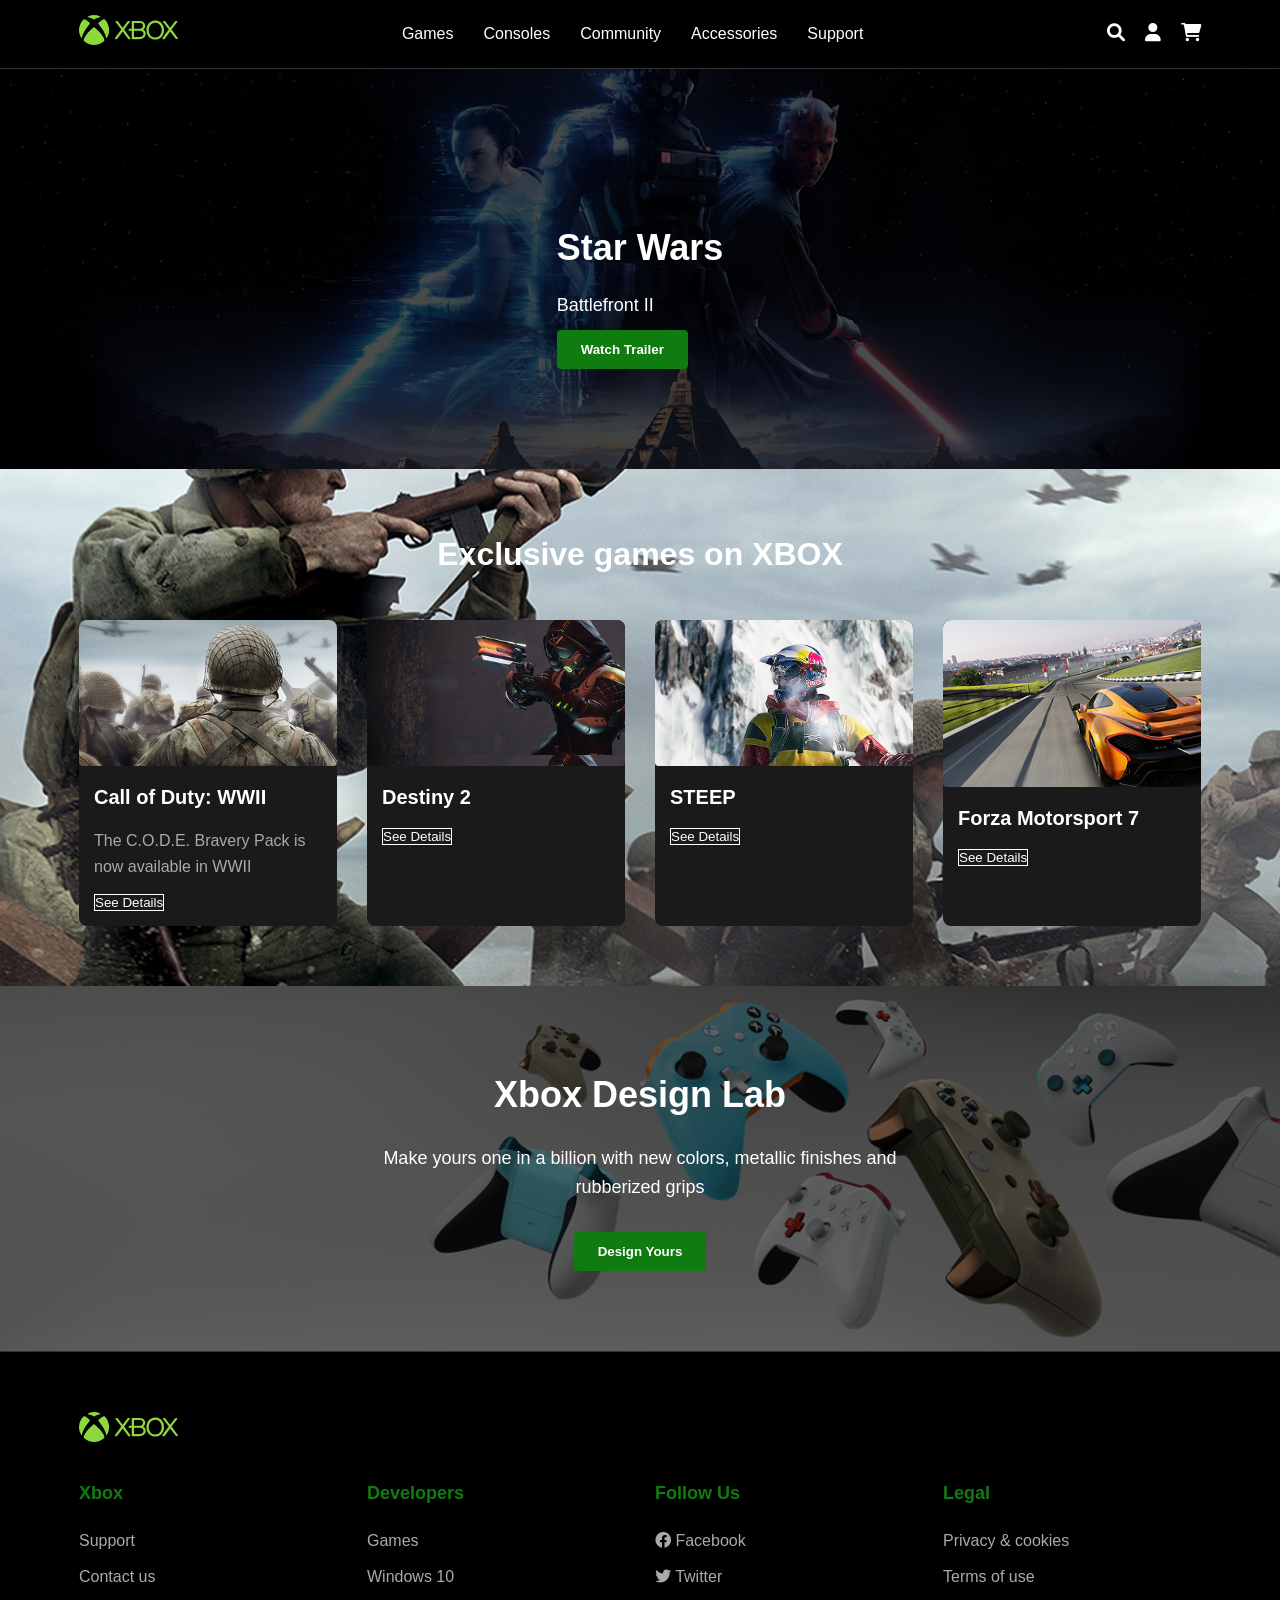
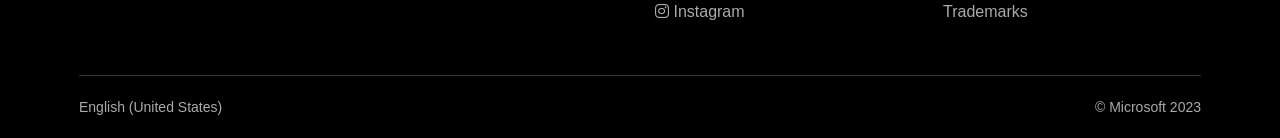
<file: Насырова 13.05.25/index.html>
<!DOCTYPE html>
<html lang="en">
<head>
    <meta charset="UTF-8">
    <meta name="viewport" content="width=device-width, initial-scale=1.0">
    <title>XBOX - Home Page</title>
    <link rel="stylesheet" href="style.css">
    <link rel="stylesheet" href="https://cdnjs.cloudflare.com/ajax/libs/font-awesome/6.0.0-beta3/css/all.min.css">
</head>
<body>
    <header>
        <div class="container">
            <nav class="navbar">
                <div class="logo">
                    <img src="img/Group.svg" alt="XBOX Logo">
                </div>
                <ul class="nav-links">
                    <li><a href="#">Games</a></li>
                    <li><a href="#">Consoles</a></li>
                    <li><a href="#">Community</a></li>
                    <li><a href="#">Accessories</a></li>
                    <li><a href="#">Support</a></li>
                </ul>
                <div class="nav-right">
                    <a href="#" class="search"><i class="fas fa-search"></i></a>
                    <a href="#" class="profile"><i class="fas fa-user"></i></a>
                    <a href="#" class="cart"><i class="fas fa-shopping-cart"></i></a>
                </div>
            </nav>
        </div>
    </header>

    <main>
        <section class="hero">
            <div class="container">
                <div class="hero-content">
                    <div class="hero-text">
                        <h2>Star Wars</h2>
                        <p>Battlefront II</p>
                        <button class="btn">Watch Trailer</button>
                    </div>
                </div>
            </div>
        </section>
        
        <section class="exclusive-games">
            <div class="container">
                <h2>Exclusive games on XBOX</h2>
                <div class="game-grid">
                    <div class="game-card">
                        <img src="img/img.png" alt="Call of Duty WWII">
                        <h3>Call of Duty: WWII</h3>
                        <p>The C.O.D.E. Bravery Pack is now available in WWII</p>
                        <button class="btn-outline">See Details</button>
                    </div>
                    <div class="game-card">
                        <img src="img/img1.png" alt="Destiny 2">
                        <h3>Destiny 2</h3>
                        <button class="btn-outline">See Details</button>
                    </div>
                    <div class="game-card">
                        <img src="img/img2.png" alt="STEEP">
                        <h3>STEEP</h3>
                        <button class="btn-outline">See Details</button>
                    </div>
                    <div class="game-card">
                        <img src="img/img3.png" alt="Forza Motorsport 7">
                        <h3>Forza Motorsport 7</h3>
                        <button class="btn-outline">See Details</button>
                    </div>
                </div>
            </div>
        </section>

        <section class="design-lab">
            <div class="container">
                <h2>Xbox Design Lab</h2>
                <p>Make yours one in a billion with new colors, metallic finishes and rubberized grips</p>
                <button class="btn">Design Yours</button>
            </div>
        </section>
    </main>

    <footer>
        <div class="container">
            <div class="footer-logo">
                <img src="img/Group.svg" alt="XBOX Logo">
            </div>
            <div class="footer-links">
                <div class="footer-column">
                    <h4>Xbox</h4>
                    <ul>
                        <li><a href="#">Support</a></li>
                        <li><a href="#">Contact us</a></li>
                    </ul>
                </div>
                <div class="footer-column">
                    <h4>Developers</h4>
                    <ul>
                        <li><a href="#">Games</a></li>
                        <li><a href="#">Windows 10</a></li>
                    </ul>
                </div>
                <div class="footer-column">
                    <h4>Follow Us</h4>
                    <ul>
                        <li><a href="#"><i class="fab fa-facebook"></i> Facebook</a></li>
                        <li><a href="#"><i class="fab fa-twitter"></i> Twitter</a></li>
                        <li><a href="#"><i class="fab fa-instagram"></i> Instagram</a></li>
                    </ul>
                </div>
                <div class="footer-column">
                    <h4>Legal</h4>
                    <ul>
                        <li><a href="#">Privacy & cookies</a></li>
                        <li><a href="#">Terms of use</a></li>
                        <li><a href="#">Trademarks</a></li>
                    </ul>
                </div>
            </div>
            <div class="footer-bottom">
                <div class="language-selector">
                    <span>English (United States)</span>
                </div>
                <div class="copyright">
                    © Microsoft 2023
                </div>
            </div>
        </div>
    </footer>
</body>
</html>
</file>
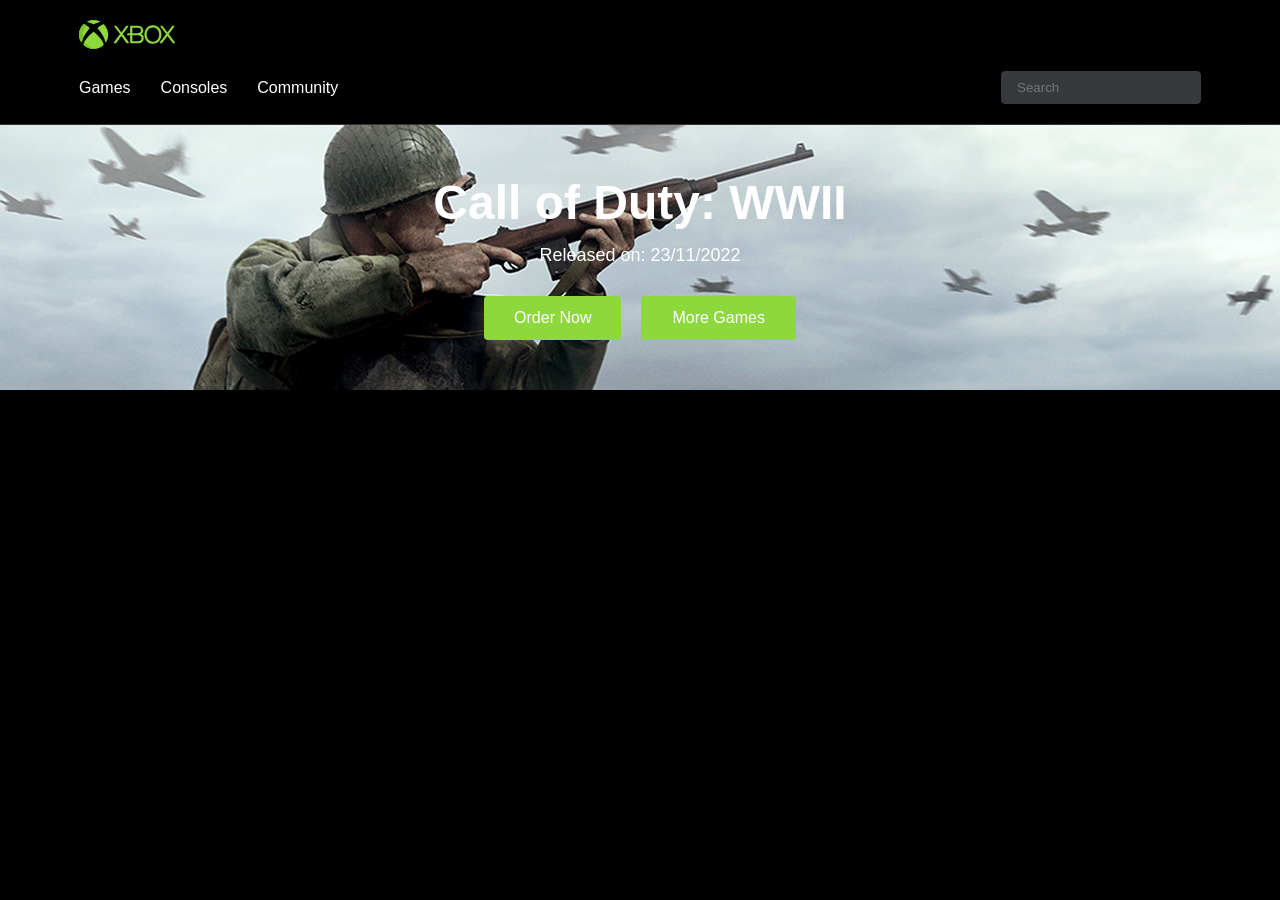
<file: Насырова(2) 13.05.25/index.html>
<!DOCTYPE html>
<html lang="en">
<head>
    <meta charset="UTF-8">
    <meta name="viewport" content="width=device-width, initial-scale=1.0">
    <title>Call of Duty: WWII | XBOX</title>
    <link rel="stylesheet" href="style.css">
</head>
<body>
    <header>
        <div class="container">
            <div class="logo"><img src="img/xbox.svg" alt=""></div>
            <nav>
                <ul class="nav-links">
                    <li><a href="#">Games</a></li>
                    <li><a href="#">Consoles</a></li>
                    <li><a href="#">Community</a></li>
                </ul>
                <div class="search">
                    <input type="text" placeholder="Search">
                </div>
            </nav>
        </div>
    </header>

    <main class="game-page">
        <div class="container">
            <div class="game-header">
                <h1>Call of Duty: WWII</h1>
                <p class="release-date">Released on: 23/11/2022</p>
                <div class="game-actions">
                    <button class="btn-primary">Order Now</button>
                    <button class="btn-secondary">More Games</button>
                </div>
            </div>
        </div>
    </main>
</body>
</html>
</file>
<file: Насырова 13.05.25/style.css>
/* Global Styles */
* {
  margin: 0;
  padding: 0;
  box-sizing: border-box;
  font-family: 'Segoe UI', Arial, sans-serif;
}

body {
  background-color: #000;
  color: #fff;
  line-height: 1.6;
}

.container {
  width: 90%;
  max-width: 1200px;
  margin: 0 auto;
  padding: 0 15px;
}

.btn {
  display: inline-block;
  background-color: #107c10;
  color: white;
  padding: 12px 24px;
  border: none;
  border-radius: 4px;
  font-weight: bold;
  text-decoration: none;
  cursor: pointer;
  transition: background-color 0.3s;
}

.btn:hover {
  background-color: #0e6e0e;
}

.btn-outline {
  background-color: transparent;
  border: 1px solid #fff;
  color: #fff;
}

.btn-outline:hover {
  background-color: rgba(255, 255, 255, 0.1);
}

/* Header Styles */
header {
  background-color: #000;
  padding: 15px 0;
  border-bottom: 1px solid #333;
}

.navbar {
  display: flex;
  justify-content: space-between;
  align-items: center;
}

.logo img {
  height: 30px;
}

.nav-links {
  display: flex;
  list-style: none;
}

.nav-links li {
  margin: 0 15px;
}

.nav-links a {
  color: #fff;
  text-decoration: none;
  font-weight: 500;
  transition: color 0.3s;
}

.nav-links a:hover {
  color: #107c10;
}

.nav-right {
  display: flex;
  align-items: center;
}

.nav-right a {
  color: #fff;
  margin-left: 20px;
  font-size: 18px;
}

/* Hero Section */
.hero {
  background: linear-gradient(rgba(0, 0, 0, 0.7), rgba(0, 0, 0, 0.7)), 
              url('img/Star-Wars-Battlefront-II-combat.png') no-repeat center center;
  background-size: cover;
  padding: 100px 0;
  text-align: center;
}

.hero h1 {
  font-size: 42px;
  margin-bottom: 30px;
  font-weight: 300;
}

.hero-content {
  display: flex;
  justify-content: center;
  align-items: center;
  margin-top: 50px;
}

.hero-text {
  text-align: left;
  max-width: 500px;
}

.hero-text h2 {
  font-size: 36px;
  margin-bottom: 15px;
  color: #ffffff;
}

.hero-text p {
  font-size: 18px;
  margin-bottom: 10px;
}


/* Exclusive Games Section */
.exclusive-games {
  padding: 60px 0;
  background-color: #0e0e0e;
  background: url('img/Rectangle.png') no-repeat center center;
}

.exclusive-games h2 {
  text-align: center;
  font-size: 32px;
  margin-bottom: 40px;
}

.game-grid {
  display: grid;
  grid-template-columns: repeat(auto-fit, minmax(250px, 1fr));
  gap: 30px;
}

.game-card {
  background-color: #1a1a1a;
  border-radius: 8px;
  overflow: hidden;
  transition: transform 0.3s;
}

.game-card:hover {
  transform: translateY(-5px);
}

.game-card img {
  width: 100%;
  height: auto;
  display: block;
}

.game-card h3 {
  padding: 15px;
  font-size: 20px;
}

.game-card p {
  padding: 0 15px 15px;
  color: #aaa;
}

.game-card .btn-outline {
  margin: 0 15px 15px;
  display: block;
  text-align: center;
}

/* Design Lab Section */
.design-lab {
  padding: 80px 0;
  text-align: center;
  background: url('img/Rectangle1.png') no-repeat center center;
  background-size: cover;
  position: relative;
}

.design-lab::before {
  content: '';
  position: absolute;
  top: 0;
  left: 0;
  right: 0;
  bottom: 0;
  background-color: rgba(0, 0, 0, 0.6);
  z-index: 1;
}

.design-lab .container {
  position: relative;
  z-index: 2;
}

.design-lab h2 {
  font-size: 36px;
  margin-bottom: 20px;
}

.design-lab p {
  font-size: 18px;
  max-width: 600px;
  margin: 0 auto 30px;
}

/* Footer Styles */
footer {
  background-color: #000;
  padding: 60px 0 20px;
  border-top: 1px solid #333;
}

.footer-logo img {
  height: 30px;
  margin-bottom: 30px;
}

.footer-links {
  display: grid;
  grid-template-columns: repeat(auto-fit, minmax(200px, 1fr));
  gap: 30px;
  margin-bottom: 40px;
}

.footer-column h4 {
  font-size: 18px;
  margin-bottom: 20px;
  color: #107c10;
}

.footer-column ul {
  list-style: none;
}

.footer-column ul li {
  margin-bottom: 10px;
}

.footer-column ul li a {
  color: #aaa;
  text-decoration: none;
  transition: color 0.3s;
}

.footer-column ul li a:hover {
  color: #fff;
}

.footer-bottom {
  display: flex;
  justify-content: space-between;
  align-items: center;
  padding-top: 20px;
  border-top: 1px solid #333;
  color: #aaa;
  font-size: 14px;
}

.language-selector {
  cursor: pointer;
}

.language-selector:hover {
  color: #fff;
}

/* Responsive Adjustments */
@media (max-width: 768px) {
  .navbar {
      flex-direction: column;
  }

  .nav-links {
      margin: 20px 0;
      flex-wrap: wrap;
      justify-content: center;
  }

  .hero h1 {
      font-size: 32px;
  }

  .hero-content {
      flex-direction: column;
      text-align: center;
  }

  .hero-text {
      text-align: center;
  }
}
</file>
<file: Насырова(2) 13.05.25/style.css>
/* Global Styles */
* {
  margin: 0;
  padding: 0;
  box-sizing: border-box;
  font-family: 'Segoe UI', Arial, sans-serif;
}

body {
  background-color: #000;
  color: #fff;
}


.container {
  width: 90%;
  max-width: 1200px;
  margin: 0 auto;
  padding: 0 15px;
}

/* Header Styles */
header {
  padding: 20px 0;
  border-bottom: 1px solid #333;
}

.logo {
  font-size: 28px;
  font-weight: bold;
  color: #8DD83D;
  margin-bottom: 15px;
}

nav {
  display: flex;
  justify-content: space-between;
  align-items: center;
}

.nav-links {
  display: flex;
  list-style: none;
  gap: 30px;
}

.nav-links a {
  color: #fff;
  text-decoration: none;
  font-size: 16px;
  transition: color 0.3s;
}

.nav-links a:hover {
  color: #107c10;
}

.search input {
  background-color: #373A3C;
  border: 1px solid #373A3C;
  padding: 8px 15px;
  border-radius: 4px;
  color: #fff;
  width: 200px;
}

/* Game Page Styles */
.game-page {
  padding: 50px 0;
  background: url('img/CoD-WWII.png');
}

.game-header {
  text-align: center;
  max-width: 800px;
  margin: 0 auto;
}

.game-header h1 {
  font-size: 48px;
  margin-bottom: 15px;
}

.release-date {
  font-size: 18px;
  color: #fff;
  margin-bottom: 30px;
}

.game-actions {
  display: flex;
  justify-content: center;
  gap: 20px;
  margin-top: 30px;
}

.btn-primary {
  background-color: #8DD83D;
  color: #fff;
  border: none;
  padding: 12px 30px;
  font-size: 16px;
  border-radius: 4px;
  cursor: pointer;
  transition: background-color 0.3s;
}

.btn-primary:hover {
  background-color: #8DD83D;
}

.btn-secondary {
  background-color: #8DD83D;
  color: #fff;
  border: 1px solid #8DD83D;
  padding: 12px 30px;
  font-size: 16px;
  border-radius: 4px;
  cursor: pointer;
  transition: background-color 0.3s;
}

.btn-secondary:hover {
  background-color: #8DD83D;
}
</file>
